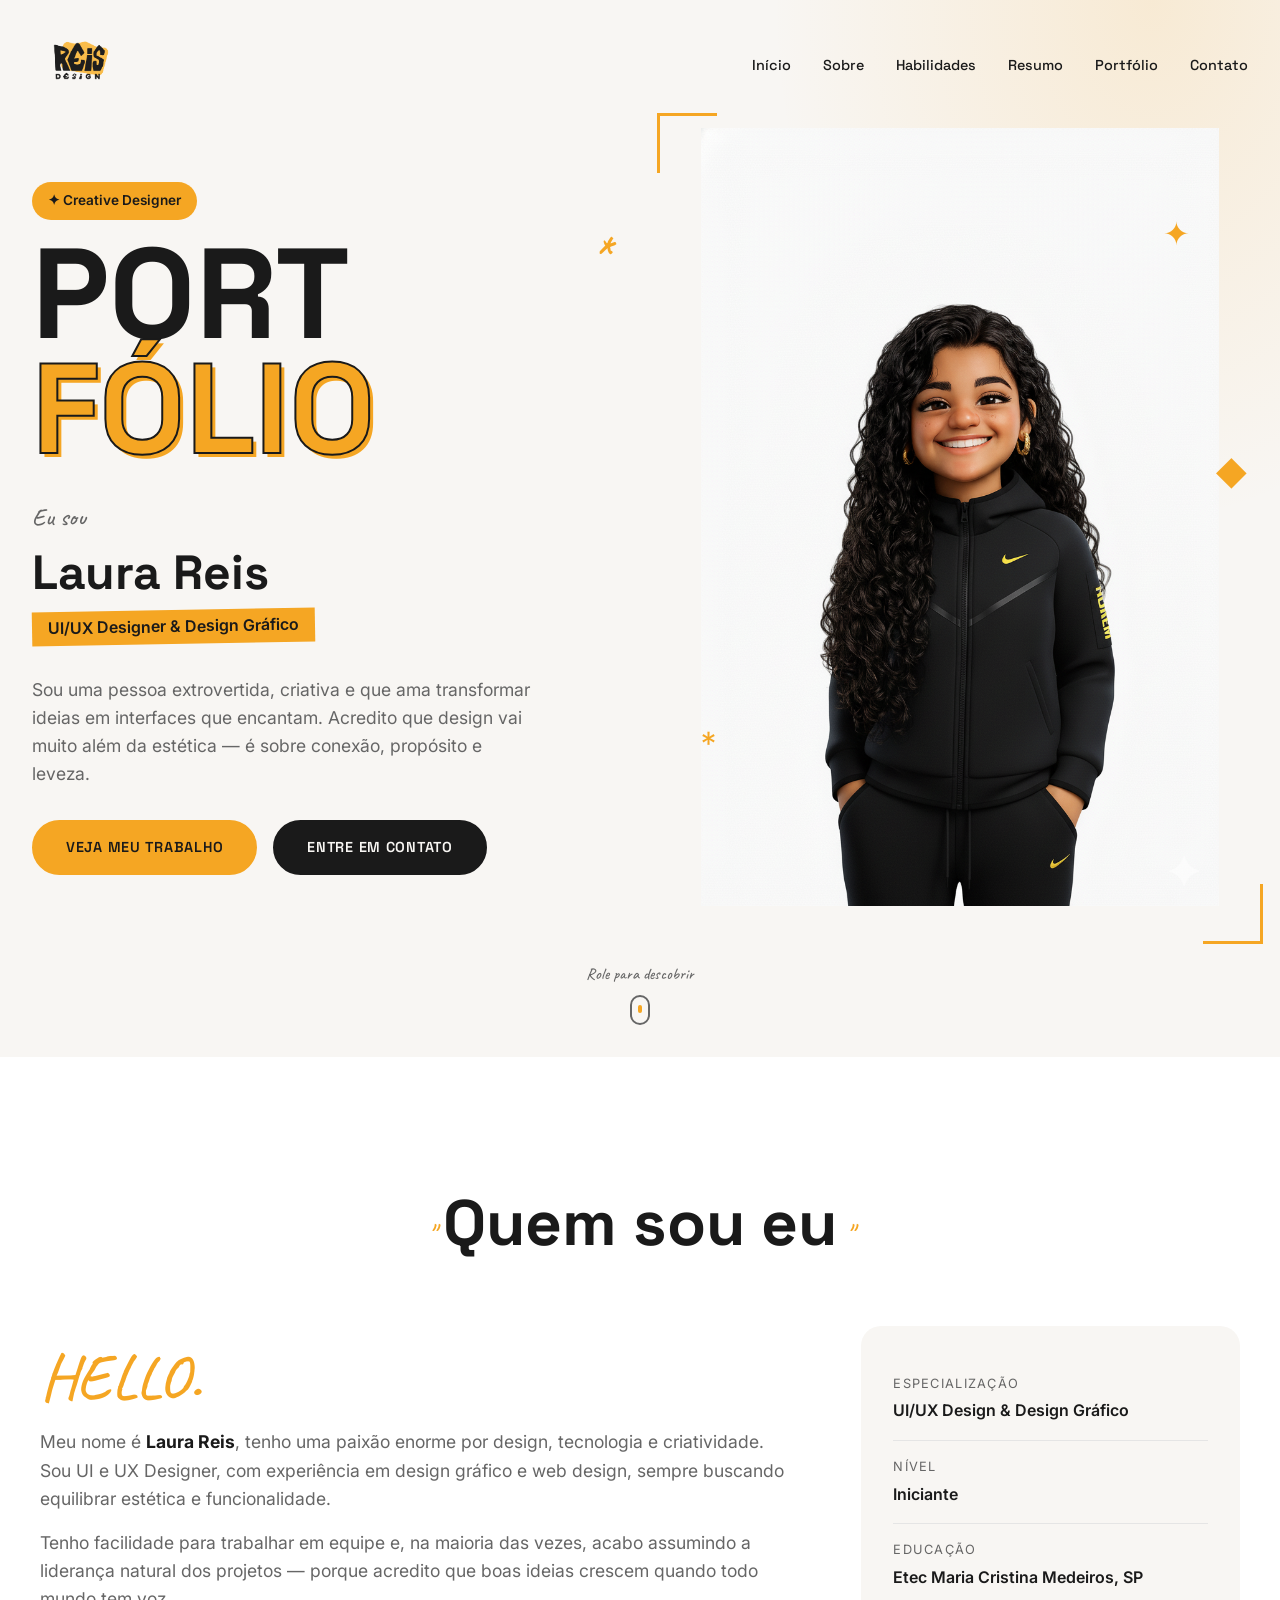
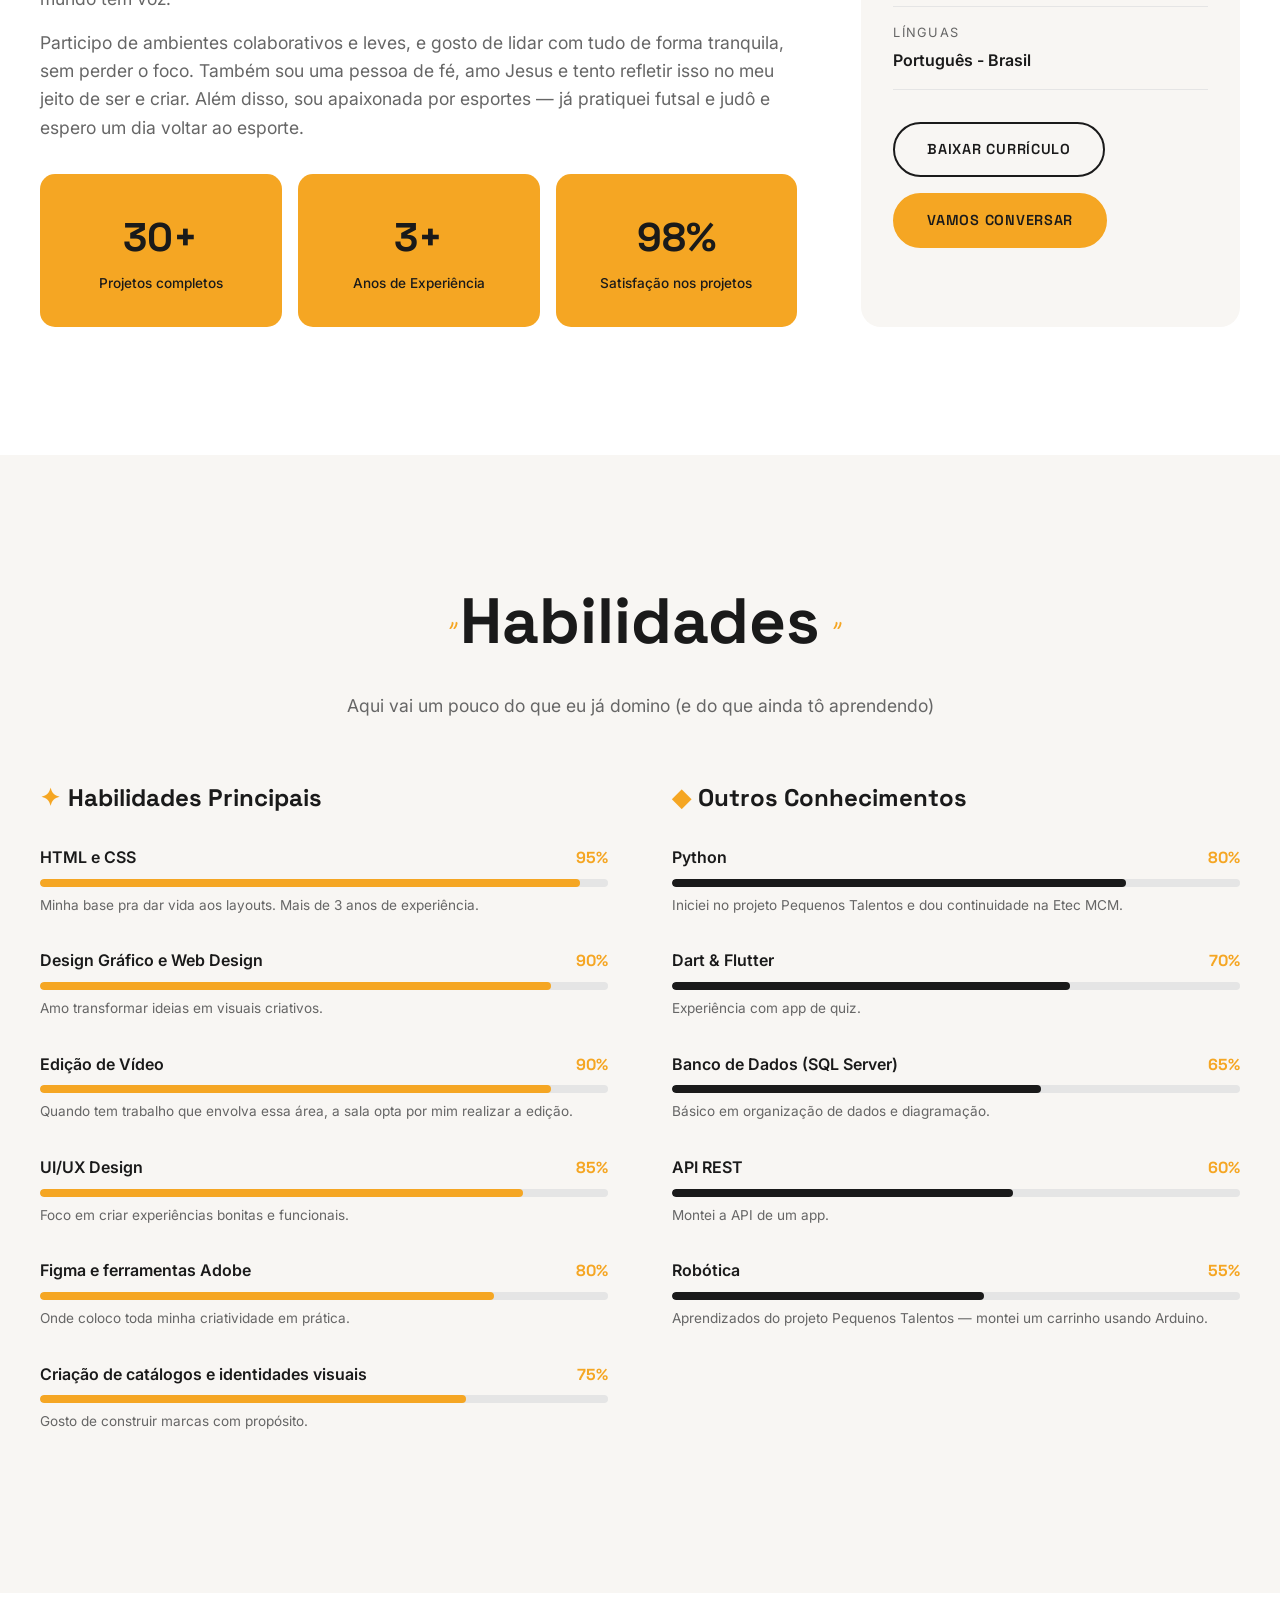
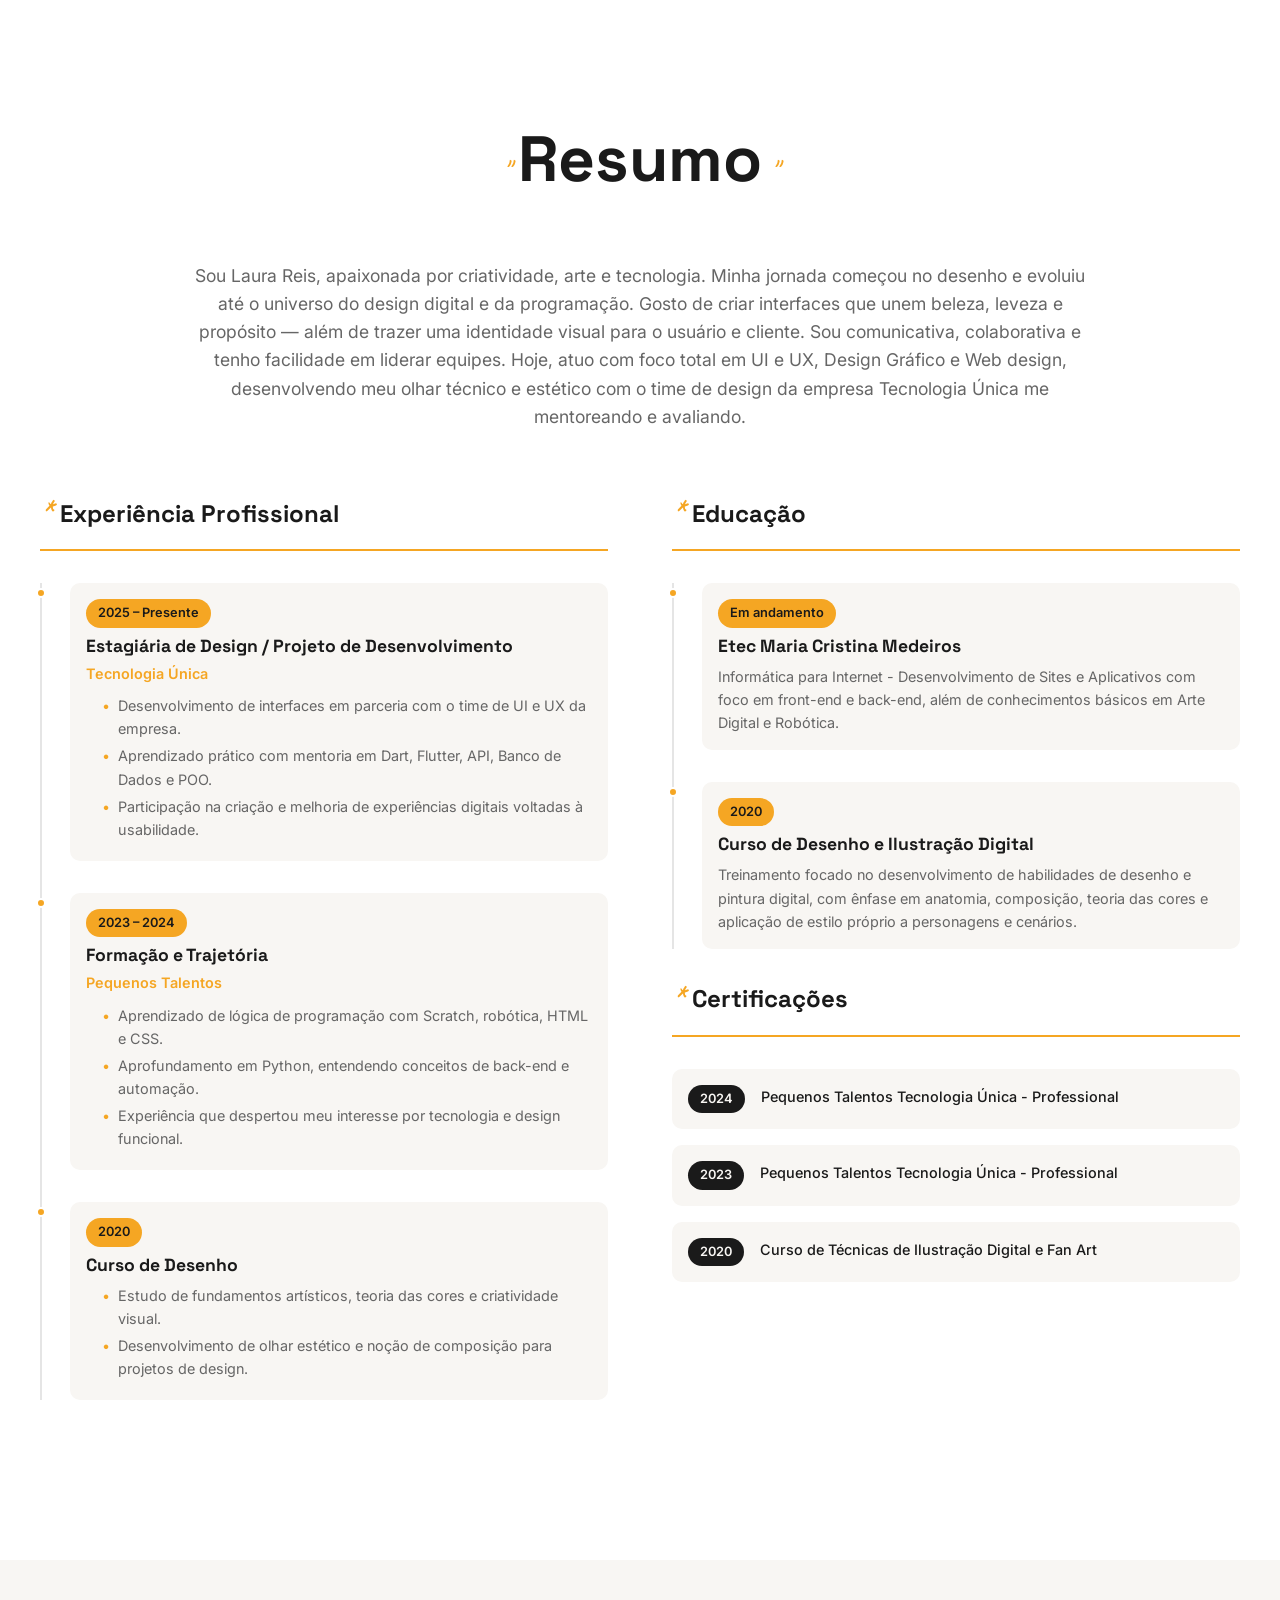
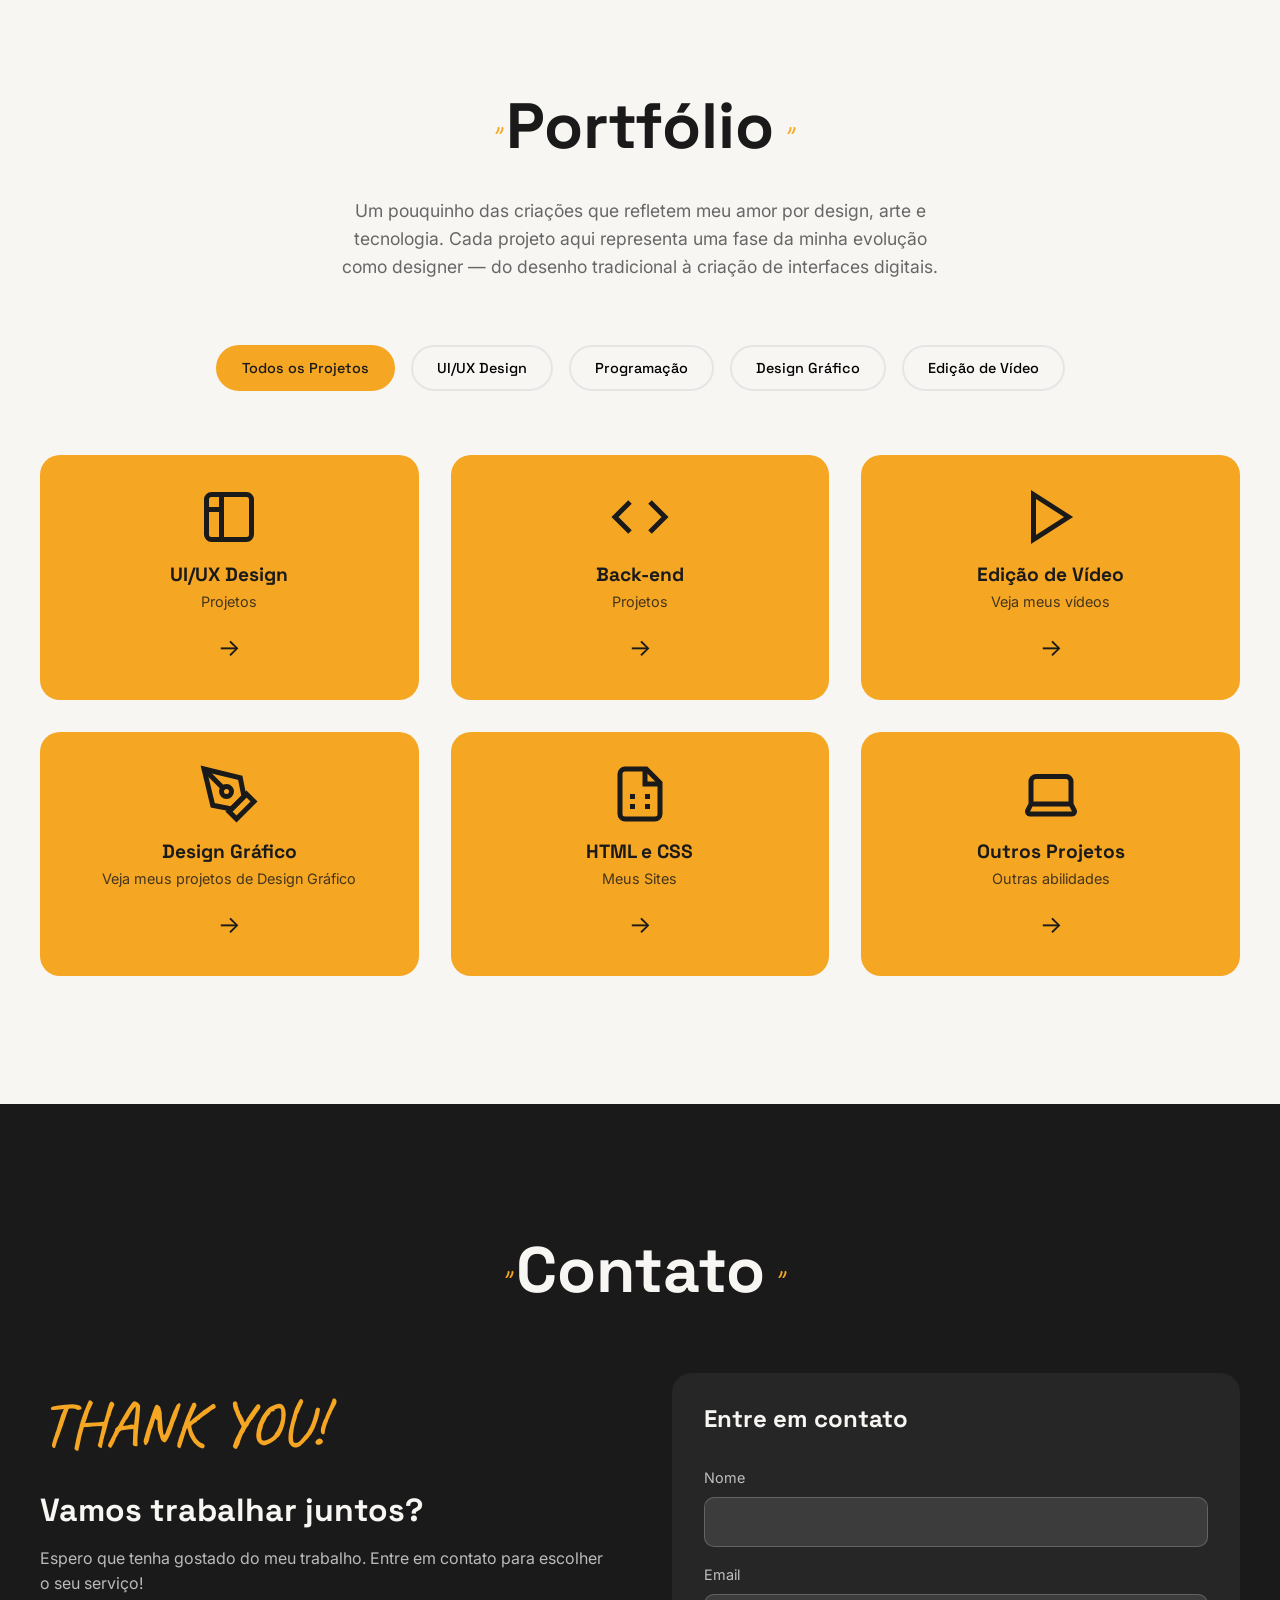
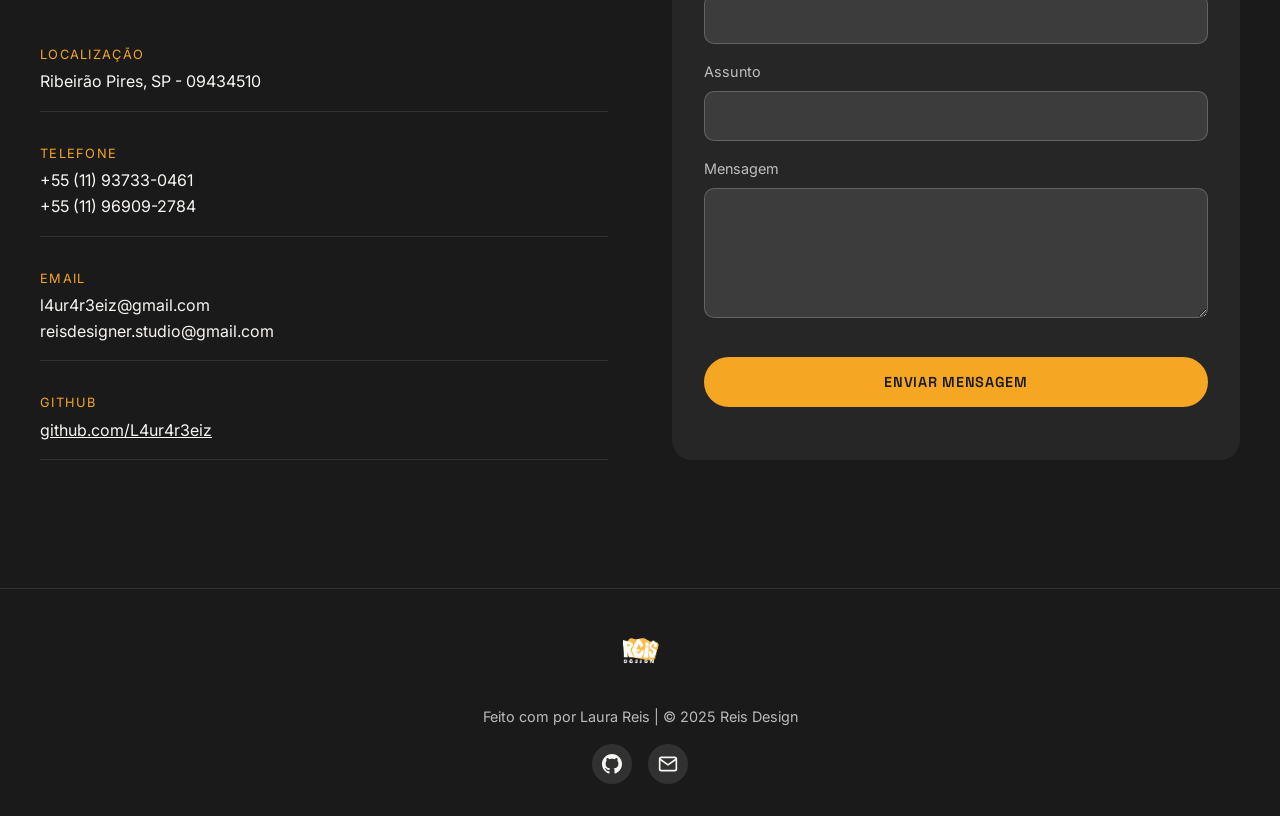
<file: index.html>
<!DOCTYPE html>
<html lang="pt-BR">
<head>
    <meta charset="UTF-8">
    <meta name="viewport" content="width=device-width, initial-scale=1.0">
    <title>Laura Reis | UI/UX Designer & Design Gráfico</title>
    <link rel="stylesheet" href="styles.css">
    <link rel="preconnect" href="https://fonts.googleapis.com">
    <link rel="preconnect" href="https://fonts.gstatic.com" crossorigin>
    <link rel="shortcut icon" href="img/Frame 4 (1).png" type="image/x-icon">
    <link href="https://fonts.googleapis.com/css2?family=Space+Grotesk:wght@400;500;600;700&family=Caveat:wght@400;500;600;700&family=Inter:wght@300;400;500;600&display=swap" rel="stylesheet">
</head>
<body>
    
    <header class="header">
        <nav class="nav">
            <a href="#home" class="logo">
                <img src="img/Frame 4 (1).png" alt="Reis Design Logo" class="logo-img">
            </a>
            <ul class="nav-links">
                <li><a href="#home">Início</a></li>
                <li><a href="#about">Sobre</a></li>
                <li><a href="#skills">Habilidades</a></li>
                <li><a href="#resume">Resumo</a></li>
                <li><a href="#portfolio">Portfólio</a></li>
                <li><a href="#contact">Contato</a></li>
            </ul>
            <button class="mobile-menu-btn" aria-label="Menu">
                <span></span>
                <span></span>
                <span></span>
            </button>
        </nav>
    </header>

    <!-- Hero Section -->
    <section id="home" class="hero">
        <div class="hero-content">
            <div class="hero-text">
                <span class="hero-tag">✦ Creative Designer</span>
                <h1 class="hero-title">
                    <span class="title-line">PORT</span>
                    <span class="title-line accent">FÓLIO</span>
                    <span class="title-artistic">*</span>
                </h1>
                <div class="hero-subtitle">
                    <span class="handwritten">Eu sou</span>
                    <h2>Laura Reis</h2>
                    <p class="highlight-text">UI/UX Designer & Design Gráfico</p>
                </div>
                <p class="hero-description">
                    Sou uma pessoa extrovertida, criativa e que ama transformar ideias em interfaces que encantam. 
                    Acredito que design vai muito além da estética — é sobre conexão, propósito e leveza.
                </p>
                <div class="hero-buttons">
                    <a href="#portfolio" class="btn btn-primary">Veja meu Trabalho</a>
                    <a href="#contact" class="btn btn-secondary">Entre em contato</a>
                </div>
            </div>
            <div class="hero-visual">
                
                    <div class="card-decoration top-left"></div>
                    <div class="card-decoration bottom-right"></div>
                    <div class="card-content">
                        <img src="img/Generated Image March 21, 2026 - 12_50PM.png" alt="Reis Design" class="hero-avatar">
                    </div>
                <div class="floating-elements">
                    <span class="float-element el-1">✦</span>
                    <span class="float-element el-2">*</span>
                    <span class="float-element el-3">◆</span>
                </div>
            </div>
        </div>
        <div class="scroll-indicator">
            <span class="handwritten">Role para descobrir</span>
            <div class="scroll-arrow"></div>
        </div>
    </section>

    <!-- About Section -->
    <section id="about" class="about">
        <div class="section-header">
            <span class="section-number">01</span>
            <h2 class="section-title">
                <span class="handwritten">"</span>
                Quem sou eu
                <span class="handwritten">"</span>
            </h2>
        </div>
        <div class="about-content">
            <div class="about-main">
                <div class="about-intro">
                    <span class="handwritten large">HELLO.</span>
                    <p class="about-text">
                        Meu nome é <strong>Laura Reis</strong>, tenho uma paixão enorme por design, tecnologia e criatividade.
                        Sou UI e UX Designer, com experiência em design gráfico e web design, sempre buscando equilibrar estética e funcionalidade.
                    </p>
                    <p class="about-text">
                        Tenho facilidade para trabalhar em equipe e, na maioria das vezes, acabo assumindo a liderança natural dos projetos — porque acredito que boas ideias crescem quando todo mundo tem voz.
                    </p>
                    <p class="about-text">
                        Participo de ambientes colaborativos e leves, e gosto de lidar com tudo de forma tranquila, sem perder o foco. Também sou uma pessoa de fé, amo Jesus e tento refletir isso no meu jeito de ser e criar. Além disso, sou apaixonada por esportes — já pratiquei futsal e judô e espero um dia voltar ao esporte.
                    </p>
                </div>
                <div class="about-stats">
                    <div class="stat-card">
                        <span class="stat-number">30+</span>
                        <span class="stat-label">Projetos completos</span>
                    </div>
                    <div class="stat-card">
                        <span class="stat-number">3+</span>
                        <span class="stat-label">Anos de Experiência</span>
                    </div>
                    <div class="stat-card">
                        <span class="stat-number">98%</span>
                        <span class="stat-label">Satisfação nos projetos</span>
                    </div>
                </div>
            </div>
            <div class="about-details">
                <div class="detail-card">
                    <span class="detail-label">Especialização</span>
                    <span class="detail-value">UI/UX Design & Design Gráfico</span>
                </div>
                <div class="detail-card">
                    <span class="detail-label">Nível</span>
                    <span class="detail-value">Iniciante</span>
                </div>
                <div class="detail-card">
                    <span class="detail-label">Educação</span>
                    <span class="detail-value">Etec Maria Cristina Medeiros, SP</span>
                </div>
                <div class="detail-card">
                    <span class="detail-label">Línguas</span>
                    <span class="detail-value">Português - Brasil</span>
                </div>
                <div class="about-buttons">
                    <a href="#" class="btn btn-outline">Baixar Currículo</a>
                    <a href="#contact" class="btn btn-primary">Vamos conversar</a>
                </div>
            </div>
        </div>
    </section>

    <!-- Skills Section -->
    <section id="skills" class="skills">
        <div class="section-header">
            <span class="section-number">02</span>
            <h2 class="section-title">
                <span class="handwritten">"</span>
                Habilidades
                <span class="handwritten">"</span>
            </h2>
        </div>
        <p class="section-subtitle">
            Aqui vai um pouco do que eu já domino (e do que ainda tô aprendendo)
        </p>
        
        <div class="skills-grid">
            <div class="skills-column">
                <h3 class="skills-category-title">
                    <span class="category-icon">✦</span>
                    Habilidades Principais
                </h3>
                
                <div class="skill-item">
                    <div class="skill-header">
                        <span class="skill-name">HTML e CSS</span>
                        <span class="skill-percent">95%</span>
                    </div>
                    <div class="skill-bar">
                        <div class="skill-progress" style="width: 95%"></div>
                    </div>
                    <p class="skill-description">Minha base pra dar vida aos layouts. Mais de 3 anos de experiência.</p>
                </div>
                
                <div class="skill-item">
                    <div class="skill-header">
                        <span class="skill-name">Design Gráfico e Web Design</span>
                        <span class="skill-percent">90%</span>
                    </div>
                    <div class="skill-bar">
                        <div class="skill-progress" style="width: 90%"></div>
                    </div>
                    <p class="skill-description">Amo transformar ideias em visuais criativos.</p>
                </div>
                
                <div class="skill-item">
                    <div class="skill-header">
                        <span class="skill-name">Edição de Vídeo</span>
                        <span class="skill-percent">90%</span>
                    </div>
                    <div class="skill-bar">
                        <div class="skill-progress" style="width: 90%"></div>
                    </div>
                    <p class="skill-description">Quando tem trabalho que envolva essa área, a sala opta por mim realizar a edição.</p>
                </div>
                
                <div class="skill-item">
                    <div class="skill-header">
                        <span class="skill-name">UI/UX Design</span>
                        <span class="skill-percent">85%</span>
                    </div>
                    <div class="skill-bar">
                        <div class="skill-progress" style="width: 85%"></div>
                    </div>
                    <p class="skill-description">Foco em criar experiências bonitas e funcionais.</p>
                </div>
                
                <div class="skill-item">
                    <div class="skill-header">
                        <span class="skill-name">Figma e ferramentas Adobe</span>
                        <span class="skill-percent">80%</span>
                    </div>
                    <div class="skill-bar">
                        <div class="skill-progress" style="width: 80%"></div>
                    </div>
                    <p class="skill-description">Onde coloco toda minha criatividade em prática.</p>
                </div>
                
                <div class="skill-item">
                    <div class="skill-header">
                        <span class="skill-name">Criação de catálogos e identidades visuais</span>
                        <span class="skill-percent">75%</span>
                    </div>
                    <div class="skill-bar">
                        <div class="skill-progress" style="width: 75%"></div>
                    </div>
                    <p class="skill-description">Gosto de construir marcas com propósito.</p>
                </div>
            </div>
            
            <div class="skills-column">
                <h3 class="skills-category-title">
                    <span class="category-icon">◆</span>
                    Outros Conhecimentos
                </h3>
                
                <div class="skill-item">
                    <div class="skill-header">
                        <span class="skill-name">Python</span>
                        <span class="skill-percent">80%</span>
                    </div>
                    <div class="skill-bar">
                        <div class="skill-progress secondary" style="width: 80%"></div>
                    </div>
                    <p class="skill-description">Iniciei no projeto Pequenos Talentos e dou continuidade na Etec MCM.</p>
                </div>
                
                <div class="skill-item">
                    <div class="skill-header">
                        <span class="skill-name">Dart & Flutter</span>
                        <span class="skill-percent">70%</span>
                    </div>
                    <div class="skill-bar">
                        <div class="skill-progress secondary" style="width: 70%"></div>
                    </div>
                    <p class="skill-description">Experiência com app de quiz.</p>
                </div>
                
                <div class="skill-item">
                    <div class="skill-header">
                        <span class="skill-name">Banco de Dados (SQL Server)</span>
                        <span class="skill-percent">65%</span>
                    </div>
                    <div class="skill-bar">
                        <div class="skill-progress secondary" style="width: 65%"></div>
                    </div>
                    <p class="skill-description">Básico em organização de dados e diagramação.</p>
                </div>
                
                <div class="skill-item">
                    <div class="skill-header">
                        <span class="skill-name">API REST</span>
                        <span class="skill-percent">60%</span>
                    </div>
                    <div class="skill-bar">
                        <div class="skill-progress secondary" style="width: 60%"></div>
                    </div>
                    <p class="skill-description">Montei a API de um app.</p>
                </div>
                
                <div class="skill-item">
                    <div class="skill-header">
                        <span class="skill-name">Robótica</span>
                        <span class="skill-percent">55%</span>
                    </div>
                    <div class="skill-bar">
                        <div class="skill-progress secondary" style="width: 55%"></div>
                    </div>
                    <p class="skill-description">Aprendizados do projeto Pequenos Talentos — montei um carrinho usando Arduino.</p>
                </div>
            </div>
        </div>
    </section>

    <!-- Resume Section -->
    <section id="resume" class="resume">
        <div class="section-header">
            <span class="section-number">03</span>
            <h2 class="section-title">
                <span class="handwritten">"</span>
                Resumo
                <span class="handwritten">"</span>
            </h2>
        </div>
        
        <div class="resume-intro">
            <p>
                Sou Laura Reis, apaixonada por criatividade, arte e tecnologia. Minha jornada começou no desenho e evoluiu até o universo do design digital e da programação. 
                Gosto de criar interfaces que unem beleza, leveza e propósito — além de trazer uma identidade visual para o usuário e cliente. 
                Sou comunicativa, colaborativa e tenho facilidade em liderar equipes. Hoje, atuo com foco total em UI e UX, Design Gráfico e Web design, 
                desenvolvendo meu olhar técnico e estético com o time de design da empresa Tecnologia Única me mentoreando e avaliando.
            </p>
        </div>
        
        <div class="resume-grid">
            <div class="resume-column">
                <h3 class="resume-category">
                    <span class="category-decoration">*</span>
                    Experiência Profissional
                </h3>
                
                <div class="timeline">
                    <div class="timeline-item">
                        <div class="timeline-marker"></div>
                        <div class="timeline-content">
                            <span class="timeline-date">2025 – Presente</span>
                            <h4>Estagiária de Design / Projeto de Desenvolvimento</h4>
                            <span class="timeline-company">Tecnologia Única</span>
                            <ul>
                                <li>Desenvolvimento de interfaces em parceria com o time de UI e UX da empresa.</li>
                                <li>Aprendizado prático com mentoria em Dart, Flutter, API, Banco de Dados e POO.</li>
                                <li>Participação na criação e melhoria de experiências digitais voltadas à usabilidade.</li>
                            </ul>
                        </div>
                    </div>
                    
                    <div class="timeline-item">
                        <div class="timeline-marker"></div>
                        <div class="timeline-content">
                            <span class="timeline-date">2023 – 2024</span>
                            <h4>Formação e Trajetória</h4>
                            <span class="timeline-company">Pequenos Talentos</span>
                            <ul>
                                <li>Aprendizado de lógica de programação com Scratch, robótica, HTML e CSS.</li>
                                <li>Aprofundamento em Python, entendendo conceitos de back-end e automação.</li>
                                <li>Experiência que despertou meu interesse por tecnologia e design funcional.</li>
                            </ul>
                        </div>
                    </div>
                    
                    <div class="timeline-item">
                        <div class="timeline-marker"></div>
                        <div class="timeline-content">
                            <span class="timeline-date">2020</span>
                            <h4>Curso de Desenho</h4>
                            <ul>
                                <li>Estudo de fundamentos artísticos, teoria das cores e criatividade visual.</li>
                                <li>Desenvolvimento de olhar estético e noção de composição para projetos de design.</li>
                            </ul>
                        </div>
                    </div>
                </div>
            </div>
            
            <div class="resume-column">
                <h3 class="resume-category">
                    <span class="category-decoration">*</span>
                    Educação
                </h3>
                
                <div class="timeline">
                    <div class="timeline-item">
                        <div class="timeline-marker"></div>
                        <div class="timeline-content">
                            <span class="timeline-date">Em andamento</span>
                            <h4>Etec Maria Cristina Medeiros</h4>
                            <p>Informática para Internet - Desenvolvimento de Sites e Aplicativos com foco em front-end e back-end, além de conhecimentos básicos em Arte Digital e Robótica.</p>
                        </div>
                    </div>
                    
                    <div class="timeline-item">
                        <div class="timeline-marker"></div>
                        <div class="timeline-content">
                            <span class="timeline-date">2020</span>
                            <h4>Curso de Desenho e Ilustração Digital</h4>
                            <p>Treinamento focado no desenvolvimento de habilidades de desenho e pintura digital, com ênfase em anatomia, composição, teoria das cores e aplicação de estilo próprio a personagens e cenários.</p>
                        </div>
                    </div>
                </div>
                
                <h3 class="resume-category">
                    <span class="category-decoration">*</span>
                    Certificações
                </h3>
                
                <div class="certifications">
                    <div class="cert-item">
                        <span class="cert-year">2024</span>
                        <span class="cert-name">Pequenos Talentos Tecnologia Única - Professional</span>
                    </div>
                    <div class="cert-item">
                        <span class="cert-year">2023</span>
                        <span class="cert-name">Pequenos Talentos Tecnologia Única - Professional</span>
                    </div>
                    <div class="cert-item">
                        <span class="cert-year">2020</span>
                        <span class="cert-name">Curso de Técnicas de Ilustração Digital e Fan Art</span>
                    </div>
                </div>
            </div>
        </div>
    </section>

    <!-- Portfolio Section -->
    <section id="portfolio" class="portfolio">
        <div class="section-header">
            <span class="section-number">04</span>
            <h2 class="section-title">
                <span class="handwritten">"</span>
                Portfólio
                <span class="handwritten">"</span>
            </h2>
        </div>
        
        <p class="section-subtitle">
            Um pouquinho das criações que refletem meu amor por design, arte e tecnologia. 
            Cada projeto aqui representa uma fase da minha evolução como designer — do desenho tradicional à criação de interfaces digitais.
        </p>
        
        <div class="portfolio-filter">
            <button class="filter-btn active" data-filter="all">Todos os Projetos</button>
            <button class="filter-btn" data-filter="uiux">UI/UX Design</button>
            <button class="filter-btn" data-filter="programming">Programação</button>
            <button class="filter-btn" data-filter="graphic">Design Gráfico</button>
            <button class="filter-btn" data-filter="video">Edição de Vídeo</button>
        </div>
        
        <div class="portfolio-grid">
            
            <div class="portfolio-item" data-category="uiux">
                <div class="portfolio-card">
                     <a href="portifolio-ui-ux.html">
                    <div class="portfolio-icon">
                        <svg viewBox="0 0 24 24" fill="none" stroke="currentColor" stroke-width="2">
                            <rect x="3" y="3" width="18" height="18" rx="2"/>
                            <path d="M9 3v18"/>
                            <path d="M3 9h6"/>
                        </svg>
                    </div>
                    <h4>UI/UX Design</h4>
                    <p>Projetos</p>
                    <span class="portfolio-arrow">→</span>
                    </a>
                    
                </div>
            </div>
            
            <div class="portfolio-item" data-category="programming">
                <div class="portfolio-card">
                    <a href="portifolio-programacao.html">
                    <div class="portfolio-icon">
                        <svg viewBox="0 0 24 24" fill="none" stroke="currentColor" stroke-width="2">
                            <path d="M8 6l-6 6 6 6"/>
                            <path d="M16 6l6 6-6 6"/>
                        </svg>
                    </div>
                    <h4>Back-end</h4>
                    <p>Projetos</p>
                    <span class="portfolio-arrow">→</span>
                    </a>
                </div>
            </div>
            
            <div class="portfolio-item" data-category="video">
                <div class="portfolio-card">
                    <a href="portifolio-video.html">
                    <div class="portfolio-icon">
                        <svg viewBox="0 0 24 24" fill="none" stroke="currentColor" stroke-width="2">
                            <polygon points="5 3 19 12 5 21 5 3"/>
                        </svg>
                    </div>
                    <h4>Edição de Vídeo</h4>
                    <p>Veja meus vídeos</p>
                    <span class="portfolio-arrow">→</span>
                    </a>
                </div>
            </div>
            
            <div class="portfolio-item" data-category="graphic">
                <div class="portfolio-card">
                    <a href="portifolio-design-grafico.html">
                    <div class="portfolio-icon">
                        <svg viewBox="0 0 24 24" fill="none" stroke="currentColor" stroke-width="2">
                            <path d="M12 19l7-7 3 3-7 7-3-3z"/>
                            <path d="M18 13l-1.5-7.5L2 2l3.5 14.5L13 18l5-5z"/>
                            <path d="M2 2l7.586 7.586"/>
                            <circle cx="11" cy="11" r="2"/>
                        </svg>
                    </div>
                    <h4>Design Gráfico</h4>
                    <p>Veja meus projetos de Design Gráfico</p>
                    <span class="portfolio-arrow">→</span>
                    </a>
                </div>
            </div>
            
            <div class="portfolio-item" data-category="programming">
                <div class="portfolio-card">
                    <a href="portifolio-web.html">
                    <div class="portfolio-icon">
                        <svg viewBox="0 0 24 24" fill="none" stroke="currentColor" stroke-width="2">
                            <path d="M14.5 2H6a2 2 0 0 0-2 2v16a2 2 0 0 0 2 2h12a2 2 0 0 0 2-2V7.5L14.5 2z"/>
                            <polyline points="14 2 14 8 20 8"/>
                            <path d="M8 13h2"/>
                            <path d="M8 17h2"/>
                            <path d="M14 13h2"/>
                            <path d="M14 17h2"/>
                        </svg>
                    </div>
                    <h4>HTML e CSS</h4>
                    <p>Meus Sites</p>
                    <span class="portfolio-arrow">→</span>
                    </a>
                </div>
            </div>
            
            <div class="portfolio-item" data-category="programming">
                <div class="portfolio-card">
                    <a href="portifolio-outros.html">
                    <div class="portfolio-icon">
                        <svg viewBox="0 0 24 24" fill="none" stroke="currentColor" stroke-width="2">
                            <path d="M20 16V7a2 2 0 0 0-2-2H6a2 2 0 0 0-2 2v9m16 0H4m16 0 1.28 2.55a1 1 0 0 1-.9 1.45H3.62a1 1 0 0 1-.9-1.45L4 16"/>
                        </svg>
                    </div>
                    <h4>Outros Projetos</h4>
                    <p>Outras abilidades</p>
                    <span class="portfolio-arrow">→</span>
                    </a>
                </div>
            </div>
        </div>
    </section>

    <!-- Contact Section -->
    <section id="contact" class="contact">
        <div class="section-header light">
            <span class="section-number">05</span>
            <h2 class="section-title">
                <span class="handwritten">"</span>
                Contato
                <span class="handwritten">"</span>
            </h2>
        </div>
        
        <div class="contact-content">
            <div class="contact-info">
                <div class="contact-header">
                    <span class="handwritten large">THANK YOU!</span>
                    <h3>Vamos trabalhar juntos?</h3>
                    <p>Espero que tenha gostado do meu trabalho. Entre em contato para escolher o seu serviço!</p>
                </div>
                
                <div class="contact-details">
                    <div class="contact-item">
                        <span class="contact-label">Localização</span>
                        <span class="contact-value">Ribeirão Pires, SP - 09434510</span>
                    </div>
                    <div class="contact-item">
                        <span class="contact-label">Telefone</span>
                        <span class="contact-value">+55 (11) 93733-0461</span>
                        <span class="contact-value">+55 (11) 96909-2784</span>
                    </div>
                    <div class="contact-item">
                        <span class="contact-label">Email</span>
                        <span class="contact-value">l4ur4r3eiz@gmail.com</span>
                        <span class="contact-value">reisdesigner.studio@gmail.com</span>
                    </div>
                    <div class="contact-item">
                        <span class="contact-label">GitHub</span>
                        <a href="https://github.com/L4ur4r3eiz" class="contact-value contact-link">github.com/L4ur4r3eiz</a>
                    </div>
                </div>
            </div>
            
            <div class="contact-form-wrapper">
                <h3>Entre em contato</h3>
                <form class="contact-form" action="https://formsubmit.co/pequenalaur4@gmail.com" method="POST">
                    <div class="form-group">
                        <label for="name">Nome</label>
                        <input type="text" id="name" name="name" required>
                    </div>
                    <div class="form-group">
                        <label for="email">Email</label>
                        <input type="email" id="email" name="email" required>
                    </div>
                    <div class="form-group">
                        <label for="subject">Assunto</label>
                        <input type="text" id="subject" name="subject" required>
                    </div>
                    <div class="form-group">
                        <label for="message">Mensagem</label>
                        <textarea id="message" name="message" rows="5" required></textarea>
                    </div>
                    <button type="submit" class="btn btn-primary">Enviar Mensagem</button>
                    <input type="hidden" name="_captcha" value="false">
                    <input type="hidden" name="_next" value="https://l4ur4r3eiz.github.io/Portifolio_oficial/teladeconfirmação.html">

                </form>
            </div>
        </div>
    </section>

    <!-- Footer -->
    <footer class="footer">
        <div class="footer-content">
            <div class="footer-logo">
                <img src="img/Frame 5.png" alt="Reis Design Logo">
            </div>
            <p class="footer-text">
                Feito com por Laura Reis | © 2025 Reis Design
            </p>
            <div class="footer-social">
                <a href="https://github.com/L4ur4r3eiz" aria-label="GitHub">
                    <svg viewBox="0 0 24 24" fill="currentColor">
                        <path d="M12 0c-6.626 0-12 5.373-12 12 0 5.302 3.438 9.8 8.207 11.387.599.111.793-.261.793-.577v-2.234c-3.338.726-4.033-1.416-4.033-1.416-.546-1.387-1.333-1.756-1.333-1.756-1.089-.745.083-.729.083-.729 1.205.084 1.839 1.237 1.839 1.237 1.07 1.834 2.807 1.304 3.492.997.107-.775.418-1.305.762-1.604-2.665-.305-5.467-1.334-5.467-5.931 0-1.311.469-2.381 1.236-3.221-.124-.303-.535-1.524.117-3.176 0 0 1.008-.322 3.301 1.23.957-.266 1.983-.399 3.003-.404 1.02.005 2.047.138 3.006.404 2.291-1.552 3.297-1.23 3.297-1.23.653 1.653.242 2.874.118 3.176.77.84 1.235 1.911 1.235 3.221 0 4.609-2.807 5.624-5.479 5.921.43.372.823 1.102.823 2.222v3.293c0 .319.192.694.801.576 4.765-1.589 8.199-6.086 8.199-11.386 0-6.627-5.373-12-12-12z"/>
                    </svg>
                </a>
                <a href="mailto:l4ur4r3eiz@gmail.com" aria-label="Email">
                    <svg viewBox="0 0 24 24" fill="none" stroke="currentColor" stroke-width="2">
                        <path d="M4 4h16c1.1 0 2 .9 2 2v12c0 1.1-.9 2-2 2H4c-1.1 0-2-.9-2-2V6c0-1.1.9-2 2-2z"/>
                        <polyline points="22,6 12,13 2,6"/>
                    </svg>
                </a>
            </div>
        </div>
    </footer>

    <script>
        // Mobile menu toggle
        const menuBtn = document.querySelector('.mobile-menu-btn');
        const navLinks = document.querySelector('.nav-links');
        
        menuBtn.addEventListener('click', () => {
            navLinks.classList.toggle('active');
            menuBtn.classList.toggle('active');
        });

        // Smooth scroll
        document.querySelectorAll('a[href^="#"]').forEach(anchor => {
            anchor.addEventListener('click', function (e) {
                e.preventDefault();
                const target = document.querySelector(this.getAttribute('href'));
                if (target) {
                    target.scrollIntoView({ behavior: 'smooth' });
                    navLinks.classList.remove('active');
                    menuBtn.classList.remove('active');
                }
            });
        });

        // Portfolio filter
        const filterBtns = document.querySelectorAll('.filter-btn');
        const portfolioItems = document.querySelectorAll('.portfolio-item');

        filterBtns.forEach(btn => {
            btn.addEventListener('click', () => {
                filterBtns.forEach(b => b.classList.remove('active'));
                btn.classList.add('active');
                
                const filter = btn.dataset.filter;
                
                portfolioItems.forEach(item => {
                    if (filter === 'all' || item.dataset.category === filter) {
                        item.style.display = 'block';
                    } else {
                        item.style.display = 'none';
                    }
                });
            });
        });

        // Header scroll effect
        window.addEventListener('scroll', () => {
            const header = document.querySelector('.header');
            if (window.scrollY > 50) {
                header.classList.add('scrolled');
            } else {
                header.classList.remove('scrolled');
            }
        });
    </script>
</body>
</html>
</file>
<file: styles.css>
/* ========================================
   REIS DESIGN - Portfolio CSS
   Artistic 2D Design Theme
   ======================================== */

/* CSS Variables */
:root {
    --color-primary: #F5A623;
    --color-primary-dark: #E8940D;
    --color-secondary: #1A1A1A;
    --color-background: #F8F6F3;
    --color-background-alt: #FFFFFF;
    --color-text: #1A1A1A;
    --color-text-light: #666666;
    --color-border: #E5E5E5;
    --color-accent: #F5A623;
    
    --font-heading: 'Space Grotesk', sans-serif;
    --font-body: 'Inter', sans-serif;
    --font-artistic: 'Caveat', cursive;
    
    --spacing-xs: 0.5rem;
    --spacing-sm: 1rem;
    --spacing-md: 2rem;
    --spacing-lg: 4rem;
    --spacing-xl: 8rem;
    
    --transition: all 0.3s ease;
    --shadow: 0 4px 20px rgba(0, 0, 0, 0.08);
    --shadow-hover: 0 8px 30px rgba(0, 0, 0, 0.12);
}

/* Reset & Base */
*, *::before, *::after {
    box-sizing: border-box;
    margin: 0;
    padding: 0;
}

html {
    scroll-behavior: smooth;
    font-size: 16px;
}

body {
    font-family: var(--font-body);
    background-color: var(--color-background);
    color: var(--color-text);
    line-height: 1.6;
    overflow-x: hidden;
}

img {
    max-width: 100%;
    height: auto;
}

a {
    text-decoration: none;
    color: inherit;
}

ul {
    list-style: none;
}

/* Typography */
h1, h2, h3, h4, h5, h6 {
    font-family: var(--font-heading);
    font-weight: 700;
    line-height: 1.2;
}

.handwritten {
    font-family: var(--font-artistic);
    font-weight: 500;
}

.handwritten.large {
    font-size: clamp(2.5rem, 6vw, 4rem);
    color: var(--color-primary);
}

/* Utility Classes */
.btn {
    display: inline-flex;
    align-items: center;
    justify-content: center;
    padding: 0.875rem 2rem;
    font-family: var(--font-heading);
    font-weight: 600;
    font-size: 0.9rem;
    border-radius: 50px;
    border: 2px solid transparent;
    cursor: pointer;
    transition: var(--transition);
    text-transform: uppercase;
    letter-spacing: 0.05em;
}

.btn-primary {
    background-color: var(--color-primary);
    color: var(--color-secondary);
    border-color: var(--color-primary);
}

.btn-primary:hover {
    background-color: var(--color-primary-dark);
    border-color: var(--color-primary-dark);
    transform: translateY(-2px);
}

.btn-secondary {
    background-color: var(--color-secondary);
    color: var(--color-background);
    border-color: var(--color-secondary);
}

.btn-secondary:hover {
    background-color: transparent;
    color: var(--color-secondary);
}

.btn-outline {
    background-color: transparent;
    color: var(--color-secondary);
    border-color: var(--color-secondary);
}

.btn-outline:hover {
    background-color: var(--color-secondary);
    color: var(--color-background);
}

/* ========================================
   HEADER
   ======================================== */
.header {
    position: fixed;
    top: 0;
    left: 0;
    right: 0;
    z-index: 1000;
    padding: 1rem 2rem;
    transition: var(--transition);
}

.header.scrolled {
    background-color: rgba(248, 246, 243, 0.95);
    backdrop-filter: blur(10px);
    box-shadow: var(--shadow);
}

.nav {
    max-width: 1400px;
    margin: 0 auto;
    display: flex;
    align-items: center;
    justify-content: space-between;
}

.logo-img {
    height: 90px;
    width: auto;
}

.nav-links {
    display: flex;
    gap: 2rem;
}

.nav-links a {
    font-family: var(--font-heading);
    font-weight: 500;
    font-size: 0.9rem;
    position: relative;
    padding: 0.5rem 0;
}

.nav-links a::after {
    content: '';
    position: absolute;
    bottom: 0;
    left: 0;
    width: 0;
    height: 2px;
    background-color: var(--color-primary);
    transition: width 0.3s ease;
}

.nav-links a:hover::after {
    width: 100%;
}

.mobile-menu-btn {
    display: none;
    flex-direction: column;
    gap: 5px;
    background: none;
    border: none;
    cursor: pointer;
    padding: 0.5rem;
}

.mobile-menu-btn span {
    display: block;
    width: 25px;
    height: 2px;
    background-color: var(--color-secondary);
    transition: var(--transition);
}

.mobile-menu-btn.active span:nth-child(1) {
    transform: rotate(45deg) translate(5px, 5px);
}

.mobile-menu-btn.active span:nth-child(2) {
    opacity: 0;
}

.mobile-menu-btn.active span:nth-child(3) {
    transform: rotate(-45deg) translate(5px, -5px);
}

/* ========================================
   HERO SECTION
   ======================================== */
.hero {
    min-height: 100vh;
    display: flex;
    flex-direction: column;
    justify-content: center;
    padding: var(--spacing-xl) var(--spacing-md);
    position: relative;
    overflow: hidden;
}

.hero::before {
    content: '';
    position: absolute;
    top: -50%;
    right: -20%;
    width: 60%;
    height: 100%;
    background: radial-gradient(ellipse, rgba(245, 166, 35, 0.15) 0%, transparent 70%);
    pointer-events: none;
}

.hero-content {
    max-width: 1400px;
    margin: 0 auto;
    display: grid;
    grid-template-columns: 1fr 1fr;
    gap: var(--spacing-lg);
    align-items: center;
    width: 100%;
}

.hero-tag {
    display: inline-block;
    background-color: var(--color-primary);
    color: var(--color-secondary);
    padding: 0.5rem 1rem;
    border-radius: 50px;
    font-size: 0.85rem;
    font-weight: 600;
    margin-bottom: var(--spacing-sm);
}

.hero-title {
    font-size: clamp(4rem, 12vw, 8rem);
    line-height: 0.9;
    margin-bottom: var(--spacing-md);
    position: relative;
}

.title-line {
    display: block;
}

.title-line.accent {
    color: var(--color-primary);
    -webkit-text-stroke: 2px var(--color-secondary);
    text-shadow: 4px 4px 0 var(--color-primary);
}

.title-artistic {
    position: absolute;
    top: 0;
    right: 0;
    font-family: var(--font-artistic);
    font-size: 3rem;
    color: var(--color-primary);
}

.hero-subtitle {
    margin-bottom: var(--spacing-md);
}

.hero-subtitle .handwritten {
    font-size: 1.5rem;
    color: var(--color-text-light);
}

.hero-subtitle h2 {
    font-size: clamp(2rem, 4vw, 3rem);
    margin: 0.5rem 0;
}

.highlight-text {
    display: inline-block;
    background-color: var(--color-primary);
    color: var(--color-secondary);
    padding: 0.25rem 1rem;
    font-weight: 600;
    transform: rotate(-1deg);
}

.hero-description {
    font-size: 1.1rem;
    color: var(--color-text-light);
    max-width: 500px;
    margin-bottom: var(--spacing-md);
}

.hero-buttons {
    display: flex;
    gap: var(--spacing-sm);
    flex-wrap: wrap;
}

.hero-visual {
    position: relative;
    display: flex;
    justify-content: center;
    align-items: center;
}

.hero-card {
    background-color: var(--color-background-alt);
    border-radius: 20px;
    padding: var(--spacing-md);
    box-shadow: var(--shadow);
    position: relative;
    max-width: 400px;
    width: 100%;
}

.card-decoration {
    position: absolute;
    width: 60px;
    height: 60px;
    border: 3px solid var(--color-primary);
}

.card-decoration.top-left {
    top: -15px;
    left: -15px;
    border-right: none;
    border-bottom: none;
}

.card-decoration.bottom-right {
    bottom: -15px;
    right: -15px;
    border-left: none;
    border-top: none;
}

.card-content {
    text-align: center;
}

.hero-avatar {
    width: 90%;
    height: 90%;
    object-fit: contain;
    margin: 0 auto var(--spacing-sm);
}

.card-info h3 {
    font-size: 1.5rem;
    margin-bottom: 0.25rem;
}

.card-info p {
    color: var(--color-primary);
    font-weight: 600;
    margin-bottom: var(--spacing-sm);
}

.card-contact {
    display: flex;
    flex-direction: column;
    gap: 0.25rem;
    font-size: 0.85rem;
    color: var(--color-text-light);
}

.floating-elements {
    position: absolute;
    inset: 0;
    pointer-events: none;
}

.float-element {
    position: absolute;
    font-size: 2rem;
    color: var(--color-primary);
    animation: float 3s ease-in-out infinite;
}

.float-element.el-1 {
    top: 10%;
    right: 10%;
    animation-delay: 0s;
}

.float-element.el-2 {
    bottom: 20%;
    left: 5%;
    animation-delay: 1s;
}

.float-element.el-3 {
    top: 40%;
    right: 0;
    animation-delay: 2s;
}

@keyframes float {
    0%, 100% { transform: translateY(0) rotate(0deg); }
    50% { transform: translateY(-15px) rotate(10deg); }
}

.scroll-indicator {
    position: absolute;
    bottom: 2rem;
    left: 50%;
    transform: translateX(-50%);
    display: flex;
    flex-direction: column;
    align-items: center;
    gap: 0.5rem;
}

.scroll-indicator .handwritten {
    font-size: 1rem;
    color: var(--color-text-light);
}

.scroll-arrow {
    width: 20px;
    height: 30px;
    border: 2px solid var(--color-text-light);
    border-radius: 10px;
    position: relative;
}

.scroll-arrow::before {
    content: '';
    position: absolute;
    top: 8px;
    left: 50%;
    transform: translateX(-50%);
    width: 4px;
    height: 8px;
    background-color: var(--color-primary);
    border-radius: 2px;
    animation: scrollBounce 1.5s ease-in-out infinite;
}

@keyframes scrollBounce {
    0%, 100% { top: 8px; }
    50% { top: 14px; }
}

/* ========================================
   SECTION STYLING
   ======================================== */
section {
    padding: var(--spacing-xl) var(--spacing-md);
}

.section-header {
    text-align: center;
    margin-bottom: var(--spacing-lg);
    position: relative;
}

.section-number {
    font-family: var(--font-heading);
    font-size: 8rem;
    font-weight: 700;
    color: rgba(245, 166, 35, 0.1);
    position: absolute;
    top: -3rem;
    left: 50%;
    transform: translateX(-50%);
    z-index: -1;
}

.section-title {
    font-size: clamp(2.5rem, 5vw, 4rem);
    display: inline-flex;
    align-items: baseline;
    gap: 0.5rem;
}

.section-title .handwritten {
    font-size: 2rem;
    color: var(--color-primary);
}

.section-subtitle {
    text-align: center;
    max-width: 600px;
    margin: -2rem auto var(--spacing-lg);
    color: var(--color-text-light);
    font-size: 1.1rem;
}

/* ========================================
   ABOUT SECTION
   ======================================== */
.about {
    background-color: var(--color-background-alt);
}

.about-content {
    max-width: 1200px;
    margin: 0 auto;
    display: grid;
    grid-template-columns: 2fr 1fr;
    gap: var(--spacing-lg);
}

.about-intro {
    margin-bottom: var(--spacing-md);
}

.about-text {
    font-size: 1.1rem;
    margin-bottom: var(--spacing-sm);
    color: var(--color-text-light);
}

.about-text strong {
    color: var(--color-text);
}

.about-stats {
    display: grid;
    grid-template-columns: repeat(3, 1fr);
    gap: var(--spacing-sm);
}

.stat-card {
    background-color: var(--color-primary);
    color: var(--color-secondary);
    padding: var(--spacing-md);
    border-radius: 15px;
    text-align: center;
}

.stat-number {
    display: block;
    font-family: var(--font-heading);
    font-size: 2.5rem;
    font-weight: 700;
}

.stat-label {
    font-size: 0.85rem;
    font-weight: 500;
}

.about-details {
    background-color: var(--color-background);
    padding: var(--spacing-md);
    border-radius: 20px;
}

.detail-card {
    padding: var(--spacing-sm) 0;
    border-bottom: 1px solid var(--color-border);
}

.detail-card:last-of-type {
    border-bottom: none;
}

.detail-label {
    display: block;
    font-size: 0.8rem;
    color: var(--color-text-light);
    text-transform: uppercase;
    letter-spacing: 0.1em;
    margin-bottom: 0.25rem;
}

.detail-value {
    font-weight: 600;
}

.about-buttons {
    display: flex;
    gap: var(--spacing-sm);
    margin-top: var(--spacing-md);
    flex-wrap: wrap;
}

/* ========================================
   SKILLS SECTION
   ======================================== */
.skills {
    background-color: var(--color-background);
}

.skills-grid {
    max-width: 1200px;
    margin: 0 auto;
    display: grid;
    grid-template-columns: repeat(2, 1fr);
    gap: var(--spacing-lg);
}

.skills-category-title {
    display: flex;
    align-items: center;
    gap: 0.5rem;
    font-size: 1.5rem;
    margin-bottom: var(--spacing-md);
}

.category-icon {
    color: var(--color-primary);
}

.skill-item {
    margin-bottom: var(--spacing-md);
}

.skill-header {
    display: flex;
    justify-content: space-between;
    align-items: center;
    margin-bottom: 0.5rem;
}

.skill-name {
    font-weight: 600;
}

.skill-percent {
    font-family: var(--font-heading);
    font-weight: 700;
    color: var(--color-primary);
}

.skill-bar {
    height: 8px;
    background-color: var(--color-border);
    border-radius: 4px;
    overflow: hidden;
    margin-bottom: 0.5rem;
}

.skill-progress {
    height: 100%;
    background-color: var(--color-primary);
    border-radius: 4px;
    transition: width 1s ease;
}

.skill-progress.secondary {
    background-color: var(--color-secondary);
}

.skill-description {
    font-size: 0.85rem;
    color: var(--color-text-light);
}

/* ========================================
   RESUME SECTION
   ======================================== */
.resume {
    background-color: var(--color-background-alt);
}

.resume-intro {
    max-width: 900px;
    margin: 0 auto var(--spacing-lg);
    text-align: center;
    font-size: 1.1rem;
    color: var(--color-text-light);
}

.resume-grid {
    max-width: 1200px;
    margin: 0 auto;
    display: grid;
    grid-template-columns: repeat(2, 1fr);
    gap: var(--spacing-lg);
}

.resume-category {
    display: flex;
    align-items: center;
    gap: 0.5rem;
    font-size: 1.5rem;
    margin-bottom: var(--spacing-md);
    padding-bottom: var(--spacing-sm);
    border-bottom: 2px solid var(--color-primary);
}

.category-decoration {
    font-family: var(--font-artistic);
    font-size: 2rem;
    color: var(--color-primary);
}

.timeline {
    position: relative;
    padding-left: 30px;
}

.timeline::before {
    content: '';
    position: absolute;
    left: 0;
    top: 0;
    bottom: 0;
    width: 2px;
    background-color: var(--color-border);
}

.timeline-item {
    position: relative;
    margin-bottom: var(--spacing-md);
}

.timeline-marker {
    position: absolute;
    left: -34px;
    top: 5px;
    width: 10px;
    height: 10px;
    background-color: var(--color-primary);
    border-radius: 50%;
    border: 2px solid var(--color-background-alt);
}

.timeline-content {
    background-color: var(--color-background);
    padding: var(--spacing-sm);
    border-radius: 10px;
}

.timeline-date {
    display: inline-block;
    background-color: var(--color-primary);
    color: var(--color-secondary);
    padding: 0.25rem 0.75rem;
    border-radius: 50px;
    font-size: 0.8rem;
    font-weight: 600;
    margin-bottom: 0.5rem;
}

.timeline-content h4 {
    font-size: 1.1rem;
    margin-bottom: 0.25rem;
}

.timeline-company {
    color: var(--color-primary);
    font-weight: 600;
    font-size: 0.9rem;
}

.timeline-content ul {
    margin-top: 0.5rem;
    padding-left: 1rem;
}

.timeline-content li {
    position: relative;
    padding-left: 1rem;
    margin-bottom: 0.25rem;
    font-size: 0.9rem;
    color: var(--color-text-light);
}

.timeline-content li::before {
    content: '•';
    position: absolute;
    left: 0;
    color: var(--color-primary);
}

.timeline-content p {
    font-size: 0.9rem;
    color: var(--color-text-light);
    margin-top: 0.5rem;
}

.certifications {
    display: flex;
    flex-direction: column;
    gap: var(--spacing-sm);
}

.cert-item {
    display: flex;
    gap: var(--spacing-sm);
    align-items: flex-start;
    padding: var(--spacing-sm);
    background-color: var(--color-background);
    border-radius: 10px;
}

.cert-year {
    background-color: var(--color-secondary);
    color: var(--color-background);
    padding: 0.25rem 0.75rem;
    border-radius: 50px;
    font-size: 0.8rem;
    font-weight: 600;
    white-space: nowrap;
}

.cert-name {
    font-weight: 500;
    font-size: 0.9rem;
}

/* ========================================
   PORTFOLIO SECTION
   ======================================== */
.portfolio {
    background-color: var(--color-background);
}

.portfolio-filter {
    display: flex;
    justify-content: center;
    gap: var(--spacing-sm);
    flex-wrap: wrap;
    margin-bottom: var(--spacing-lg);
}

.filter-btn {
    padding: 0.75rem 1.5rem;
    background-color: transparent;
    border: 2px solid var(--color-border);
    border-radius: 50px;
    font-family: var(--font-heading);
    font-weight: 500;
    font-size: 0.9rem;
    cursor: pointer;
    transition: var(--transition);
}

.filter-btn:hover,
.filter-btn.active {
    background-color: var(--color-primary);
    border-color: var(--color-primary);
    color: var(--color-secondary);
}

.portfolio-grid {
    max-width: 1200px;
    margin: 0 auto;
    display: grid;
    grid-template-columns: repeat(3, 1fr);
    gap: var(--spacing-md);
}

.portfolio-card {
    background-color: var(--color-primary);
    color: var(--color-secondary);
    padding: var(--spacing-md);
    border-radius: 20px;
    text-align: center;
    transition: var(--transition);
    cursor: pointer;
    position: relative;
    overflow: hidden;
}

.portfolio-card::before {
    content: '';
    position: absolute;
    top: 0;
    left: 0;
    right: 0;
    bottom: 0;
    background: linear-gradient(135deg, transparent 0%, rgba(0,0,0,0.1) 100%);
    opacity: 0;
    transition: var(--transition);
}

.portfolio-card:hover {
    transform: translateY(-5px);
    box-shadow: var(--shadow-hover);
}

.portfolio-card:hover::before {
    opacity: 1;
}

.portfolio-icon {
    width: 60px;
    height: 60px;
    margin: 0 auto var(--spacing-sm);
}

.portfolio-icon svg {
    width: 100%;
    height: 100%;
}

.portfolio-card h4 {
    font-size: 1.2rem;
    margin-bottom: 0.25rem;
}

.portfolio-card p {
    font-size: 0.9rem;
    opacity: 0.8;
}

.portfolio-arrow {
    display: block;
    margin-top: var(--spacing-sm);
    font-size: 1.5rem;
    transition: var(--transition);
}

.portfolio-card:hover .portfolio-arrow {
    transform: translateX(10px);
}

/* ========================================
   CONTACT SECTION
   ======================================== */
.contact {
    background-color: var(--color-secondary);
    color: var(--color-background);
}

.section-header.light .section-number {
    color: rgba(245, 166, 35, 0.2);
}

.section-header.light .section-title {
    color: var(--color-background);
}

.contact-content {
    max-width: 1200px;
    margin: 0 auto;
    display: grid;
    grid-template-columns: 1fr 1fr;
    gap: var(--spacing-lg);
}

.contact-header {
    margin-bottom: var(--spacing-md);
}

.contact-header .handwritten.large {
    color: var(--color-primary);
}

.contact-header h3 {
    font-size: 2rem;
    margin: var(--spacing-sm) 0;
}

.contact-header p {
    color: rgba(255, 255, 255, 0.7);
}

.contact-details {
    display: flex;
    flex-direction: column;
    gap: var(--spacing-sm);
}

.contact-item {
    padding: var(--spacing-sm) 0;
    border-bottom: 1px solid rgba(255, 255, 255, 0.1);
}

.contact-label {
    display: block;
    font-size: 0.8rem;
    color: var(--color-primary);
    text-transform: uppercase;
    letter-spacing: 0.1em;
    margin-bottom: 0.25rem;
}

.contact-value {
    display: block;
    font-size: 1rem;
}

.contact-link {
    text-decoration: underline;
    transition: var(--transition);
}

.contact-link:hover {
    color: var(--color-primary);
}

.contact-form-wrapper {
    background-color: rgba(255, 255, 255, 0.05);
    padding: var(--spacing-md);
    border-radius: 20px;
}

.contact-form-wrapper h3 {
    font-size: 1.5rem;
    margin-bottom: var(--spacing-md);
}

.form-group {
    margin-bottom: var(--spacing-sm);
}

.form-group label {
    display: block;
    font-size: 0.9rem;
    margin-bottom: 0.5rem;
    color: rgba(255, 255, 255, 0.7);
}

.form-group input,
.form-group textarea {
    width: 100%;
    padding: 0.875rem 1rem;
    background-color: rgba(255, 255, 255, 0.1);
    border: 1px solid rgba(255, 255, 255, 0.2);
    border-radius: 10px;
    color: var(--color-background);
    font-family: var(--font-body);
    font-size: 1rem;
    transition: var(--transition);
}

.form-group input:focus,
.form-group textarea:focus {
    outline: none;
    border-color: var(--color-primary);
    background-color: rgba(255, 255, 255, 0.15);
}

.form-group input::placeholder,
.form-group textarea::placeholder {
    color: rgba(255, 255, 255, 0.4);
}

.contact-form .btn-primary {
    width: 100%;
    margin-top: var(--spacing-sm);
}

/* ========================================
   FOOTER
   ======================================== */
.footer {
    background-color: var(--color-secondary);
    padding: var(--spacing-md);
    border-top: 1px solid rgba(255, 255, 255, 0.1);
}

.footer-content {
    max-width: 1200px;
    margin: 0 auto;
    display: flex;
    flex-direction: column;
    align-items: center;
    gap: var(--spacing-sm);
}

.footer-logo img {
    height: 60px;
    width: auto;
}

.footer-text {
    color: rgba(255, 255, 255, 0.7);
    font-size: 0.9rem;
}

.footer-social {
    display: flex;
    gap: var(--spacing-sm);
}

.footer-social a {
    width: 40px;
    height: 40px;
    display: flex;
    align-items: center;
    justify-content: center;
    background-color: rgba(255, 255, 255, 0.1);
    border-radius: 50%;
    color: var(--color-background);
    transition: var(--transition);
}

.footer-social a:hover {
    background-color: var(--color-primary);
    color: var(--color-secondary);
}

.footer-social svg {
    width: 20px;
    height: 20px;
}


main.enviadosucesso {
  display: flex;
  flex-direction: column;
  min-height: 100vh;
  margin: 0;

}

.textenviados{
    text-align: center;
    font-size: 24px;
    color: #333;
    margin-top: 10%;

}


main.enviadosucesso {
  flex: 1;
}

.enviadosucesso {
  text-align: center;
  padding: 20px;
  font-size: 20px;
  color: #333;
  margin: 0;
}

.video{
    display: flex;
    justify-content: center;
    padding: 10px ;
    width: 700px;
    margin: auto;
    max-width: 800px;
    box-shadow: 0 4px 10px rgba(21, 1, 1, 0.544);
}

.textenviados{
    text-align: center;
    font-size: 24px;
    padding: 20px;
}

/* ========================================
   RESPONSIVE DESIGN
   ======================================== */
@media (max-width: 1024px) {
    .hero-content {
        grid-template-columns: 1fr;
        text-align: center;
    }

    .hero-description {
        margin-left: auto;
        margin-right: auto;
    }

    .hero-buttons {
        justify-content: center;
    }

    .hero-visual {
        order: 1;
    }

    .about-content {
        grid-template-columns: 1fr;
    }

    .skills-grid {
        grid-template-columns: 1fr;
    }

    .resume-grid {
        grid-template-columns: 1fr;
    }

    .portfolio-grid {
        grid-template-columns: repeat(2, 1fr);
    }

    .contact-content {
        grid-template-columns: 1fr;
    }
}

@media (max-width: 768px) {
    .nav-links {
        position: fixed;
        top: 0;
        right: -100%;
        width: 80%;
        max-width: 300px;
        height: 100vh;
        background-color: var(--color-background-alt);
        flex-direction: column;
        padding: 5rem 2rem;
        box-shadow: -5px 0 20px rgba(0, 0, 0, 0.1);
        transition: right 0.3s ease;
    }

    .nav-links.active {
        right: 0;
    }

    .mobile-menu-btn {
        display: flex;
    }

    .hero-title {
        font-size: clamp(3rem, 15vw, 5rem);
    }

    .about-stats {
        grid-template-columns: 1fr;
    }

    .portfolio-grid {
        grid-template-columns: 1fr;
    }

    .portfolio-filter {
        justify-content: flex-start;
        overflow-x: auto;
        flex-wrap: nowrap;
        padding-bottom: var(--spacing-sm);
        -webkit-overflow-scrolling: touch;
    }

    .filter-btn {
        flex-shrink: 0;
    }

    .section-number {
        font-size: 5rem;
    }

    section {
        padding: var(--spacing-lg) var(--spacing-sm);
    }
}

@media (max-width: 480px) {
    .hero {
        padding-top: 6rem;
    }

    .hero-card {
        padding: var(--spacing-sm);
    }

    .btn {
        padding: 0.75rem 1.5rem;
        font-size: 0.85rem;
    }

    .hero-buttons {
        flex-direction: column;
    }

    .hero-buttons .btn {
        width: 100%;
    }

    .about-buttons {
        flex-direction: column;
    }

    .about-buttons .btn {
        width: 100%;
    }
}
</file>
